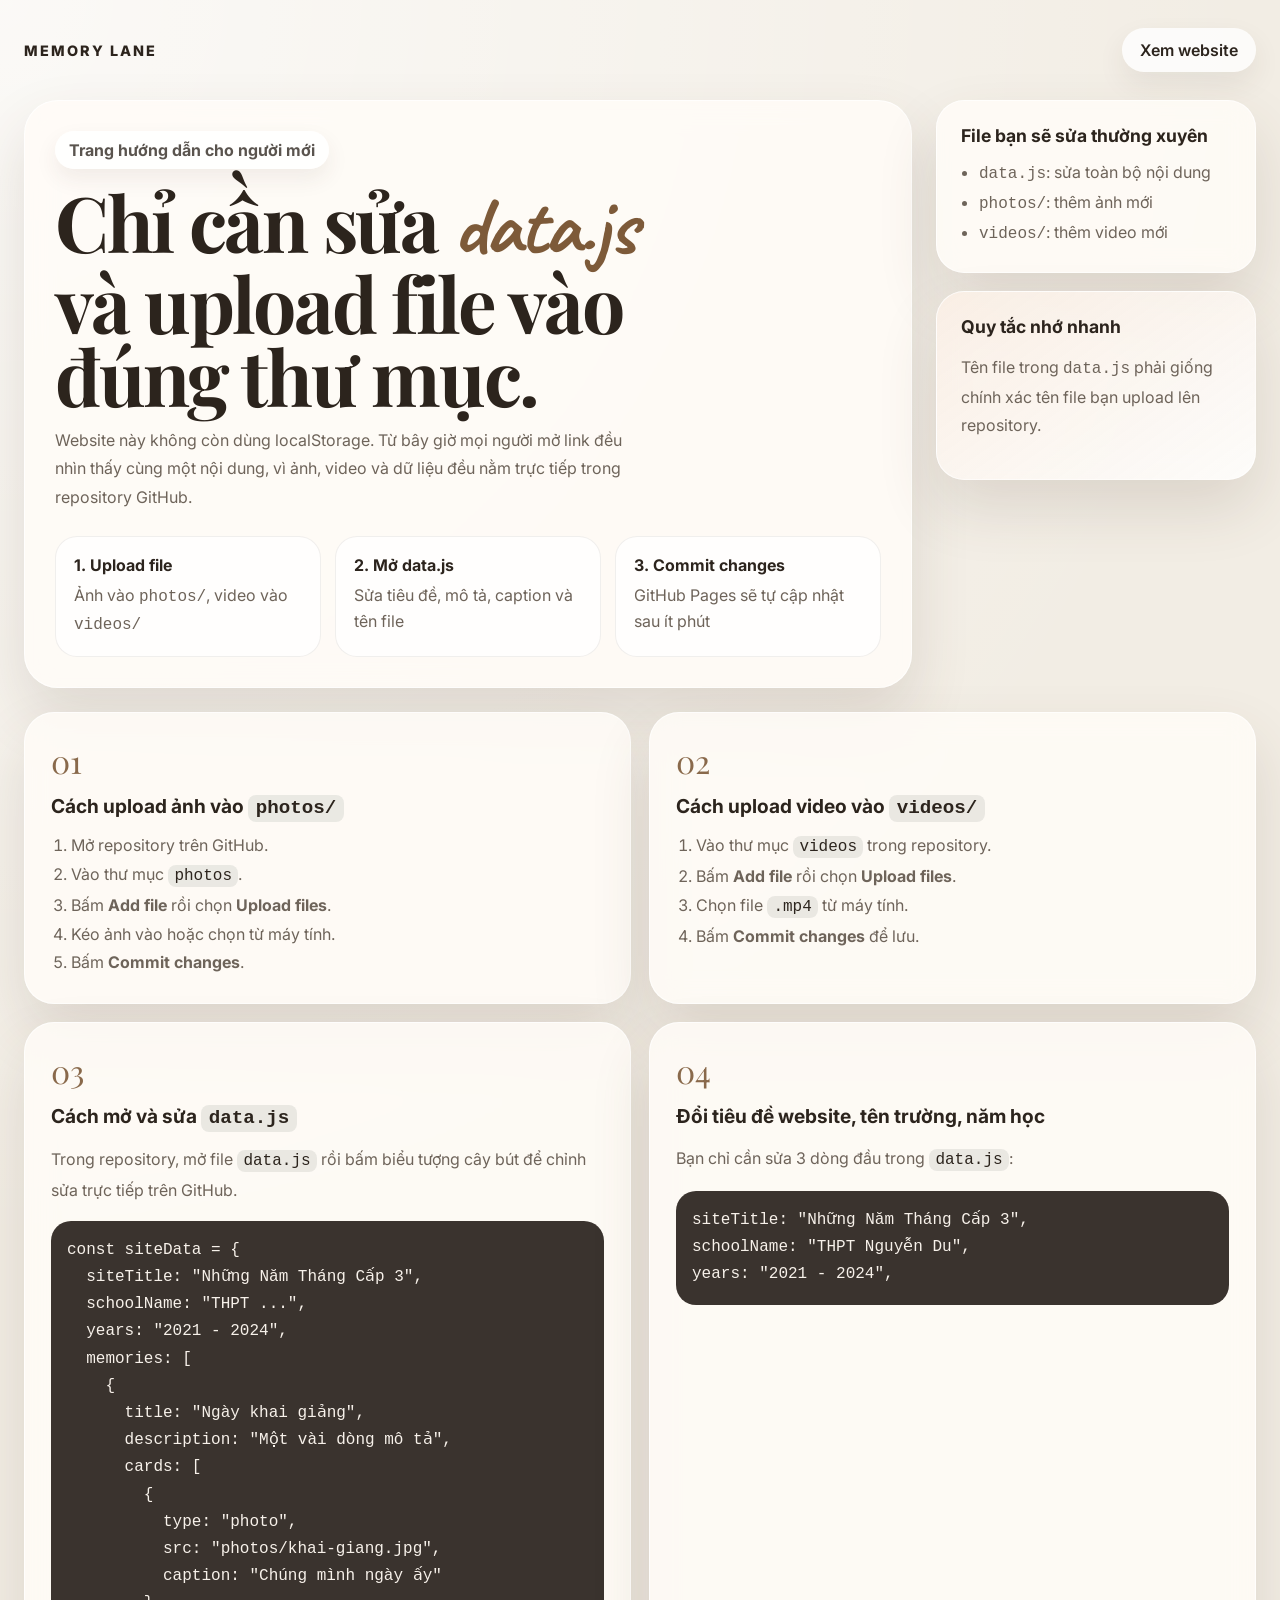
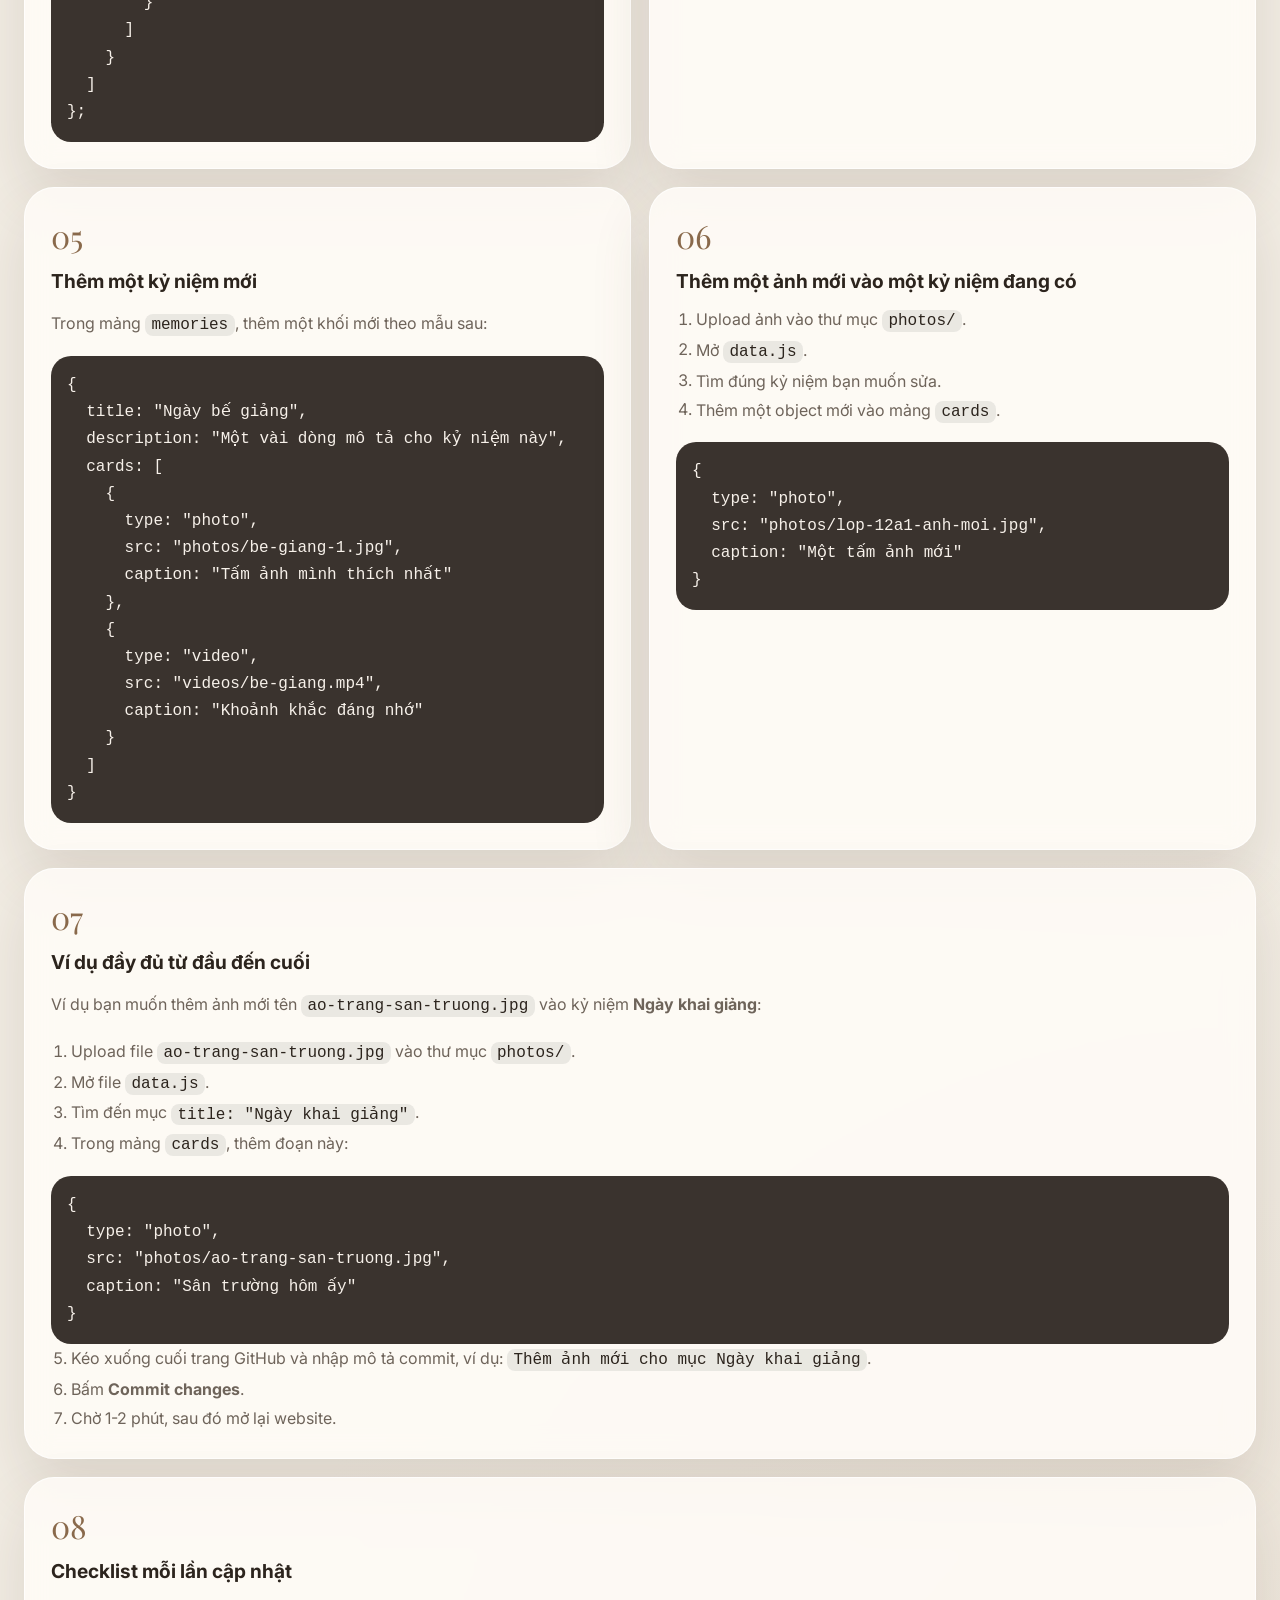
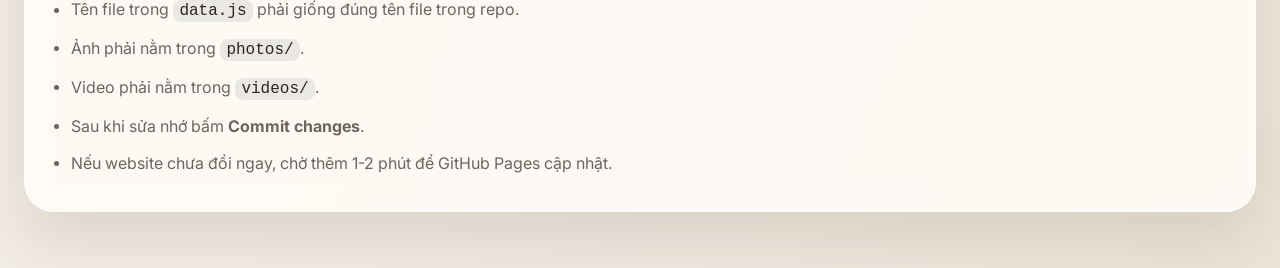
<file: admin.html>
<!DOCTYPE html>
<html lang="vi">
<head>
  <meta charset="UTF-8">
  <meta name="viewport" content="width=device-width, initial-scale=1.0">
  <title>Hướng Dẫn Cập Nhật Website</title>
  <link rel="preconnect" href="https://fonts.googleapis.com">
  <link rel="preconnect" href="https://fonts.gstatic.com" crossorigin>
  <link href="https://fonts.googleapis.com/css2?family=Caveat:wght@500;700&family=Inter:wght@400;500;600;700;800&family=Playfair+Display:wght@600;700&display=swap" rel="stylesheet">
  <link rel="stylesheet" href="admin.css">
</head>
<body>
  <div class="admin-page">
    <header class="admin-topbar">
      <a class="admin-brand" href="./index.html">Memory Lane</a>
      <a class="back-link" href="./index.html">Xem website</a>
    </header>

    <main class="admin-layout">
      <section class="admin-hero">
        <div class="hero-note">Trang hướng dẫn cho người mới</div>
        <h1>Chỉ cần sửa <span>data.js</span> và upload file vào đúng thư mục.</h1>
        <p>
          Website này không còn dùng localStorage. Từ bây giờ mọi người mở link đều nhìn thấy cùng một nội dung,
          vì ảnh, video và dữ liệu đều nằm trực tiếp trong repository GitHub.
        </p>

        <div class="quick-steps">
          <div class="quick-card">
            <strong>1. Upload file</strong>
            <span>Ảnh vào <code>photos/</code>, video vào <code>videos/</code></span>
          </div>
          <div class="quick-card">
            <strong>2. Mở data.js</strong>
            <span>Sửa tiêu đề, mô tả, caption và tên file</span>
          </div>
          <div class="quick-card">
            <strong>3. Commit changes</strong>
            <span>GitHub Pages sẽ tự cập nhật sau ít phút</span>
          </div>
        </div>
      </section>

      <aside class="admin-side">
        <div class="side-card">
          <h2>File bạn sẽ sửa thường xuyên</h2>
          <ul>
            <li><code>data.js</code>: sửa toàn bộ nội dung</li>
            <li><code>photos/</code>: thêm ảnh mới</li>
            <li><code>videos/</code>: thêm video mới</li>
          </ul>
        </div>
        <div class="side-card soft">
          <h2>Quy tắc nhớ nhanh</h2>
          <p>Tên file trong <code>data.js</code> phải giống chính xác tên file bạn upload lên repository.</p>
        </div>
      </aside>

      <section class="guide-grid">
        <article class="guide-card">
          <div class="guide-order">01</div>
          <h2>Cách upload ảnh vào <code>photos/</code></h2>
          <ol>
            <li>Mở repository trên GitHub.</li>
            <li>Vào thư mục <code>photos</code>.</li>
            <li>Bấm <strong>Add file</strong> rồi chọn <strong>Upload files</strong>.</li>
            <li>Kéo ảnh vào hoặc chọn từ máy tính.</li>
            <li>Bấm <strong>Commit changes</strong>.</li>
          </ol>
        </article>

        <article class="guide-card">
          <div class="guide-order">02</div>
          <h2>Cách upload video vào <code>videos/</code></h2>
          <ol>
            <li>Vào thư mục <code>videos</code> trong repository.</li>
            <li>Bấm <strong>Add file</strong> rồi chọn <strong>Upload files</strong>.</li>
            <li>Chọn file <code>.mp4</code> từ máy tính.</li>
            <li>Bấm <strong>Commit changes</strong> để lưu.</li>
          </ol>
        </article>

        <article class="guide-card">
          <div class="guide-order">03</div>
          <h2>Cách mở và sửa <code>data.js</code></h2>
          <p>Trong repository, mở file <code>data.js</code> rồi bấm biểu tượng cây bút để chỉnh sửa trực tiếp trên GitHub.</p>
          <pre><code>const siteData = {
  siteTitle: "Những Năm Tháng Cấp 3",
  schoolName: "THPT ...",
  years: "2021 - 2024",
  memories: [
    {
      title: "Ngày khai giảng",
      description: "Một vài dòng mô tả",
      cards: [
        {
          type: "photo",
          src: "photos/khai-giang.jpg",
          caption: "Chúng mình ngày ấy"
        }
      ]
    }
  ]
};</code></pre>
        </article>

        <article class="guide-card">
          <div class="guide-order">04</div>
          <h2>Đổi tiêu đề website, tên trường, năm học</h2>
          <p>Bạn chỉ cần sửa 3 dòng đầu trong <code>data.js</code>:</p>
          <pre><code>siteTitle: "Những Năm Tháng Cấp 3",
schoolName: "THPT Nguyễn Du",
years: "2021 - 2024",</code></pre>
        </article>

        <article class="guide-card">
          <div class="guide-order">05</div>
          <h2>Thêm một kỷ niệm mới</h2>
          <p>Trong mảng <code>memories</code>, thêm một khối mới theo mẫu sau:</p>
          <pre><code>{
  title: "Ngày bế giảng",
  description: "Một vài dòng mô tả cho kỷ niệm này",
  cards: [
    {
      type: "photo",
      src: "photos/be-giang-1.jpg",
      caption: "Tấm ảnh mình thích nhất"
    },
    {
      type: "video",
      src: "videos/be-giang.mp4",
      caption: "Khoảnh khắc đáng nhớ"
    }
  ]
}</code></pre>
        </article>

        <article class="guide-card">
          <div class="guide-order">06</div>
          <h2>Thêm một ảnh mới vào một kỷ niệm đang có</h2>
          <ol>
            <li>Upload ảnh vào thư mục <code>photos/</code>.</li>
            <li>Mở <code>data.js</code>.</li>
            <li>Tìm đúng kỷ niệm bạn muốn sửa.</li>
            <li>Thêm một object mới vào mảng <code>cards</code>.</li>
          </ol>
          <pre><code>{
  type: "photo",
  src: "photos/lop-12a1-anh-moi.jpg",
  caption: "Một tấm ảnh mới"
}</code></pre>
        </article>

        <article class="guide-card wide">
          <div class="guide-order">07</div>
          <h2>Ví dụ đầy đủ từ đầu đến cuối</h2>
          <p>Ví dụ bạn muốn thêm ảnh mới tên <code>ao-trang-san-truong.jpg</code> vào kỷ niệm <strong>Ngày khai giảng</strong>:</p>
          <ol>
            <li>Upload file <code>ao-trang-san-truong.jpg</code> vào thư mục <code>photos/</code>.</li>
            <li>Mở file <code>data.js</code>.</li>
            <li>Tìm đến mục <code>title: "Ngày khai giảng"</code>.</li>
            <li>Trong mảng <code>cards</code>, thêm đoạn này:</li>
          </ol>
          <pre><code>{
  type: "photo",
  src: "photos/ao-trang-san-truong.jpg",
  caption: "Sân trường hôm ấy"
}</code></pre>
          <ol start="5">
            <li>Kéo xuống cuối trang GitHub và nhập mô tả commit, ví dụ: <code>Thêm ảnh mới cho mục Ngày khai giảng</code>.</li>
            <li>Bấm <strong>Commit changes</strong>.</li>
            <li>Chờ 1-2 phút, sau đó mở lại website.</li>
          </ol>
        </article>

        <article class="guide-card wide">
          <div class="guide-order">08</div>
          <h2>Checklist mỗi lần cập nhật</h2>
          <ul class="check-list">
            <li>Tên file trong <code>data.js</code> phải giống đúng tên file trong repo.</li>
            <li>Ảnh phải nằm trong <code>photos/</code>.</li>
            <li>Video phải nằm trong <code>videos/</code>.</li>
            <li>Sau khi sửa nhớ bấm <strong>Commit changes</strong>.</li>
            <li>Nếu website chưa đổi ngay, chờ thêm 1-2 phút để GitHub Pages cập nhật.</li>
          </ul>
        </article>
      </section>
    </main>
  </div>

  <script src="admin.js"></script>
</body>
</html>
</file>
<file: admin.css>
:root {
  --bg: #f2ede4;
  --paper: rgba(255, 252, 247, 0.86);
  --paper-strong: rgba(255, 255, 255, 0.96);
  --text: #2c241d;
  --muted: #6e645a;
  --accent: #3c504a;
  --accent-soft: rgba(60, 80, 74, 0.1);
  --shadow: 0 28px 60px rgba(82, 66, 53, 0.14);
}

* {
  box-sizing: border-box;
}

body {
  margin: 0;
  min-height: 100vh;
  font-family: "Inter", sans-serif;
  color: var(--text);
  background:
    radial-gradient(circle at top left, rgba(255, 255, 255, 0.7), transparent 34%),
    radial-gradient(circle at bottom right, rgba(220, 205, 187, 0.28), transparent 28%),
    var(--bg);
}

code,
pre {
  font-family: "Consolas", "Courier New", monospace;
}

.admin-page {
  max-width: 1280px;
  margin: 0 auto;
  padding: 28px 24px 56px;
}

.admin-topbar {
  display: flex;
  align-items: center;
  justify-content: space-between;
  gap: 16px;
  margin-bottom: 28px;
}

.admin-brand,
.back-link {
  color: var(--text);
  text-decoration: none;
}

.admin-brand {
  font-weight: 800;
  letter-spacing: 0.14em;
  text-transform: uppercase;
  font-size: 0.9rem;
}

.back-link {
  padding: 12px 18px;
  border-radius: 999px;
  background: rgba(255, 255, 255, 0.8);
  box-shadow: 0 12px 28px rgba(60, 48, 40, 0.08);
  font-weight: 600;
}

.admin-layout {
  display: grid;
  grid-template-columns: minmax(0, 1.2fr) 320px;
  gap: 24px;
}

.admin-hero,
.side-card,
.guide-card {
  background: var(--paper);
  border: 1px solid rgba(255, 255, 255, 0.7);
  box-shadow: var(--shadow);
  backdrop-filter: blur(14px);
}

.admin-hero {
  padding: 30px;
  border-radius: 34px;
}

.hero-note {
  display: inline-block;
  margin-bottom: 16px;
  padding: 9px 14px;
  border-radius: 999px;
  background: rgba(255, 255, 255, 0.82);
  box-shadow: 0 10px 22px rgba(72, 57, 44, 0.08);
  font-weight: 700;
  color: rgba(44, 36, 29, 0.78);
}

.admin-hero h1 {
  margin: 0 0 14px;
  max-width: 12ch;
  font-family: "Playfair Display", serif;
  font-size: clamp(2.8rem, 6vw, 4.8rem);
  line-height: 0.95;
  letter-spacing: -0.03em;
}

.admin-hero h1 span {
  position: relative;
  font-family: "Caveat", cursive;
  color: #7d5a39;
  font-size: 1.08em;
  font-weight: 700;
}

.admin-hero p {
  margin: 0;
  max-width: 58ch;
  color: var(--muted);
  line-height: 1.8;
}

.quick-steps {
  margin-top: 24px;
  display: grid;
  grid-template-columns: repeat(3, minmax(0, 1fr));
  gap: 14px;
}

.quick-card {
  padding: 18px;
  border-radius: 22px;
  background: rgba(255, 255, 255, 0.76);
  border: 1px solid rgba(61, 50, 41, 0.08);
}

.quick-card strong {
  display: block;
  margin-bottom: 8px;
}

.quick-card span {
  color: var(--muted);
  line-height: 1.6;
}

.admin-side {
  display: grid;
  gap: 18px;
  align-self: start;
}

.side-card {
  padding: 24px;
  border-radius: 28px;
}

.side-card.soft {
  background: linear-gradient(145deg, rgba(250, 239, 229, 0.92), rgba(255, 255, 255, 0.8));
}

.side-card h2 {
  margin: 0 0 12px;
  font-size: 1.1rem;
}

.side-card p,
.side-card li {
  color: var(--muted);
  line-height: 1.75;
}

.side-card ul {
  margin: 0;
  padding-left: 18px;
}

.guide-grid {
  grid-column: 1 / -1;
  display: grid;
  grid-template-columns: repeat(2, minmax(0, 1fr));
  gap: 18px;
}

.guide-card {
  position: relative;
  padding: 26px;
  border-radius: 30px;
}

.guide-card.wide {
  grid-column: 1 / -1;
}

.guide-order {
  margin-bottom: 12px;
  font-family: "Playfair Display", serif;
  font-size: 2rem;
  color: rgba(124, 90, 57, 0.9);
}

.guide-card h2 {
  margin: 0 0 12px;
  font-size: 1.2rem;
}

.guide-card p,
.guide-card li {
  color: var(--muted);
  line-height: 1.8;
}

.guide-card ol,
.guide-card ul {
  margin: 0;
  padding-left: 20px;
}

.guide-card pre {
  margin: 16px 0 0;
  overflow-x: auto;
  padding: 16px;
  border-radius: 20px;
  background: rgba(42, 34, 29, 0.92);
  color: #f7f1ea;
  line-height: 1.7;
}

.guide-card code {
  padding: 0.12em 0.4em;
  border-radius: 8px;
  background: var(--accent-soft);
  color: var(--text);
}

.guide-card pre code {
  padding: 0;
  background: transparent;
  color: inherit;
}

.check-list li {
  margin-bottom: 8px;
}

@media (max-width: 1100px) {
  .admin-layout {
    grid-template-columns: 1fr;
  }

  .guide-grid {
    grid-template-columns: 1fr;
  }

  .guide-card.wide {
    grid-column: auto;
  }
}

@media (max-width: 760px) {
  .admin-page {
    padding: 18px 16px 36px;
  }

  .admin-topbar {
    flex-direction: column;
    align-items: flex-start;
  }

  .quick-steps {
    grid-template-columns: 1fr;
  }
}
</file>
